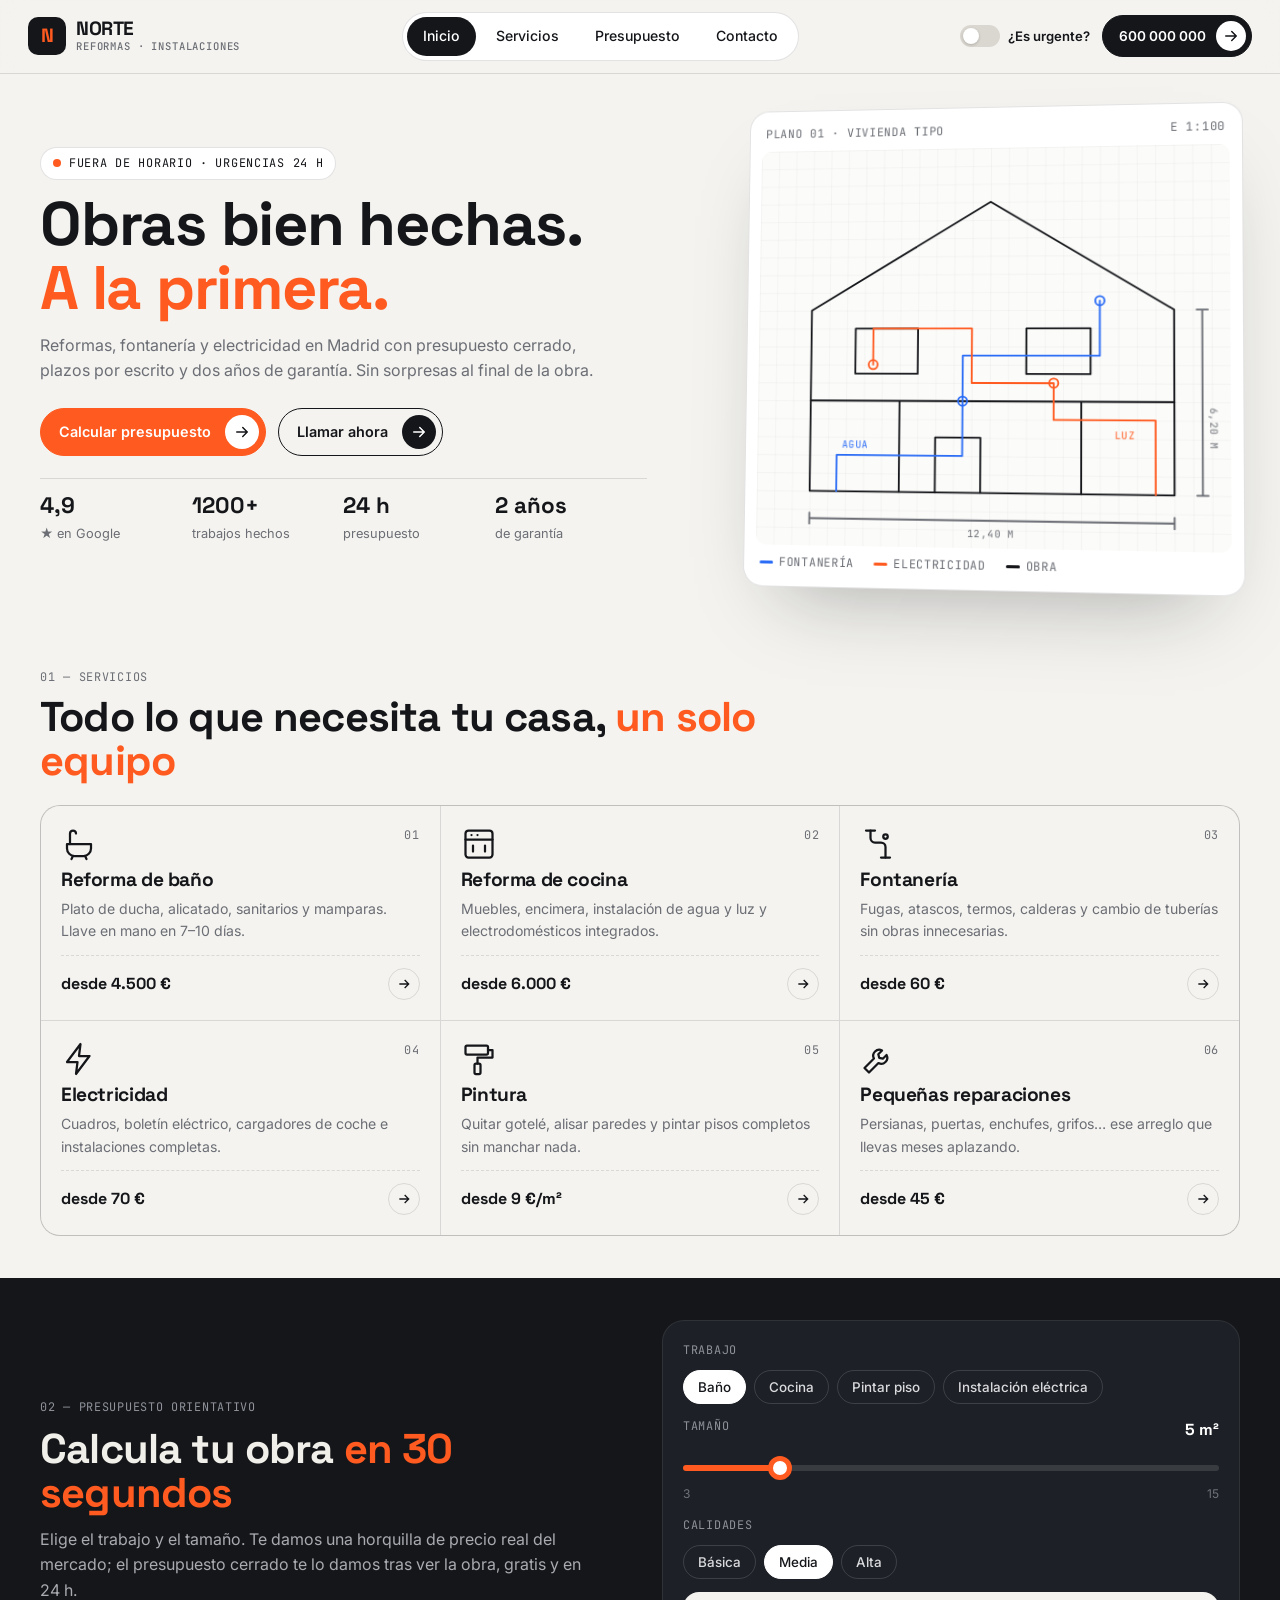
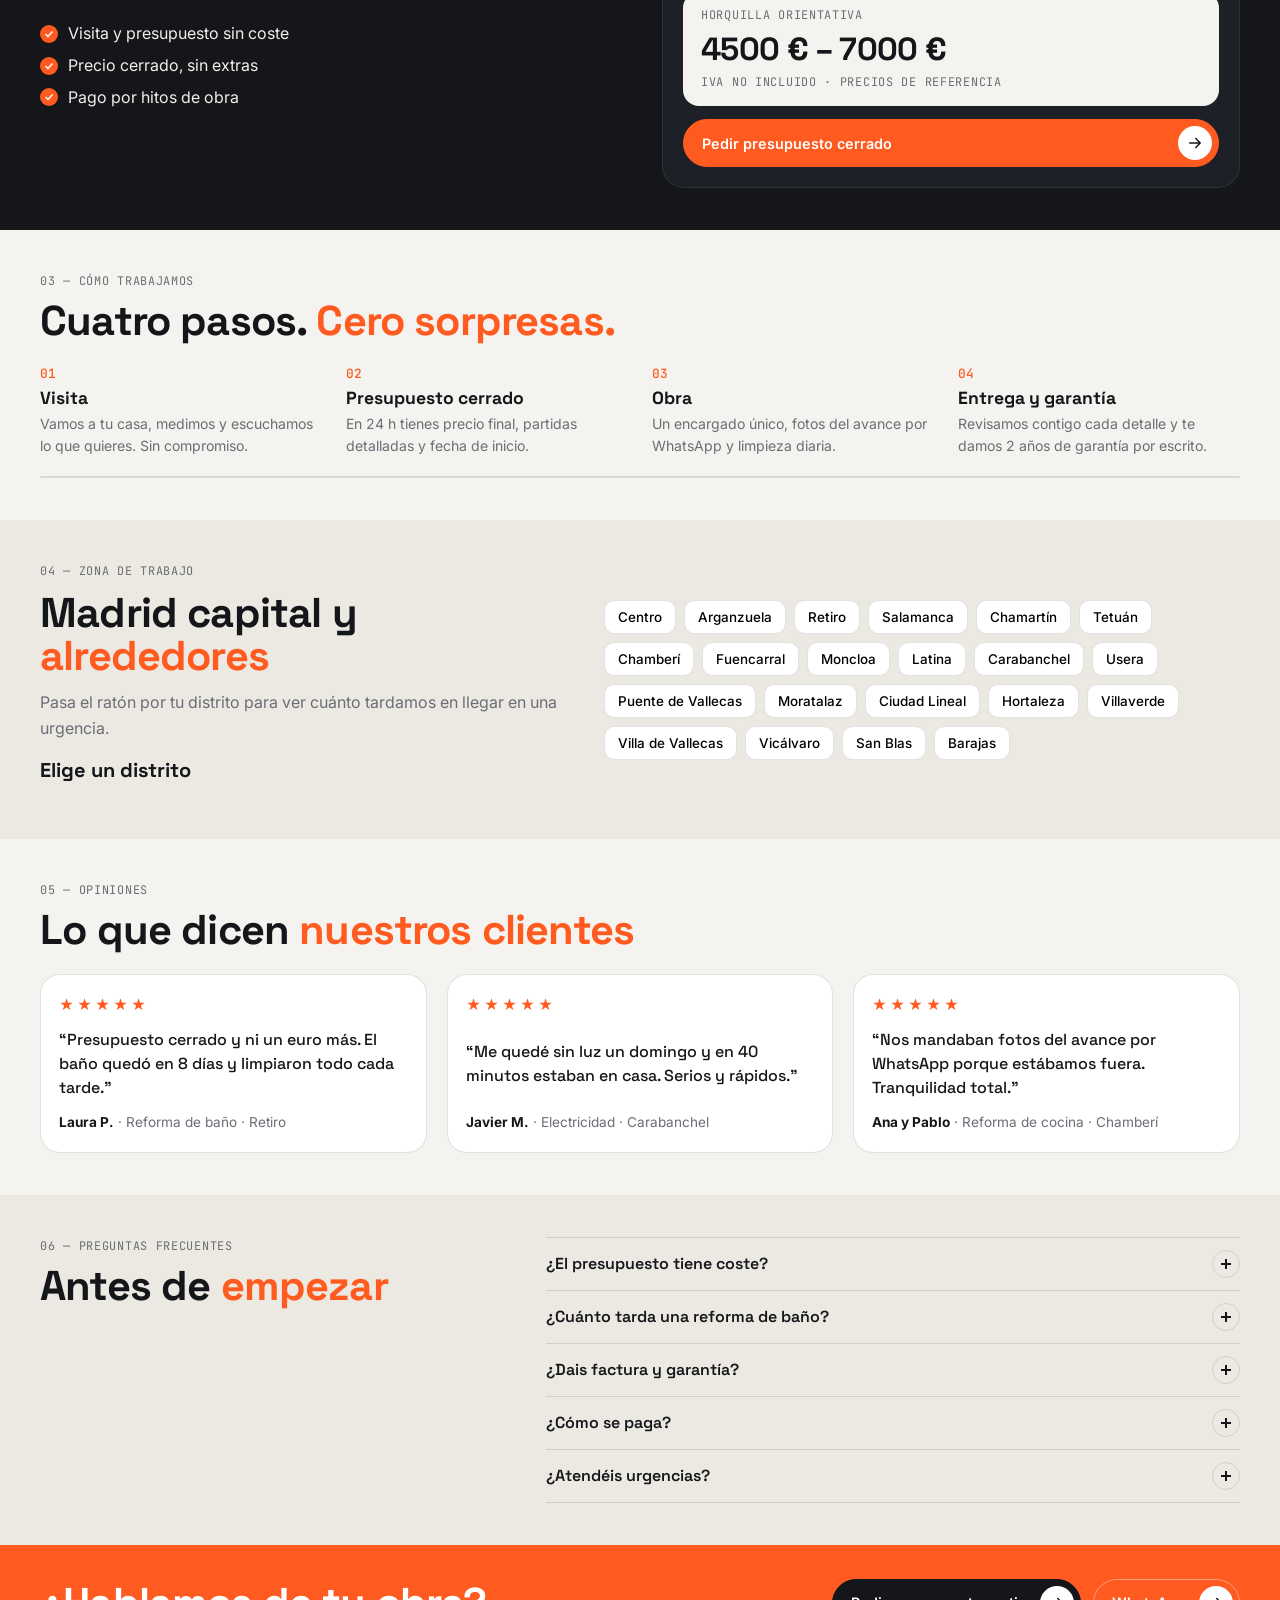
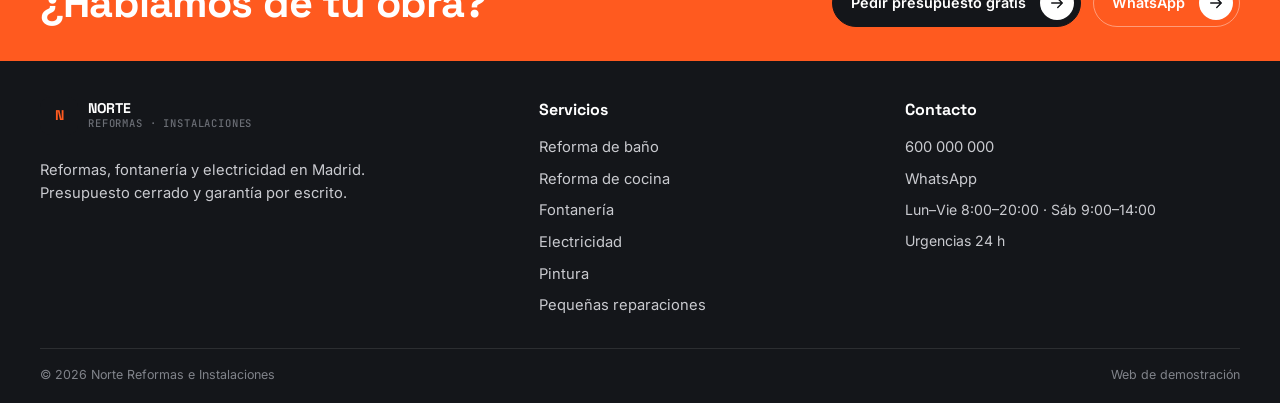
<file: index.html>
<!doctype html><html lang="es"><head><meta charset="utf-8"><meta name="viewport" content="width=device-width,initial-scale=1"><title>Norte · Reformas, fontanería y electricidad en Madrid</title><meta name="description" content="Reformas, fontanería y electricidad en Madrid. Presupuesto cerrado en 24 h y 2 años de garantía."><meta name="theme-color" content="#14161a">
<link rel="icon" href="favicon.svg" type="image/svg+xml"><link rel="preconnect" href="https://fonts.googleapis.com"><link rel="preconnect" href="https://fonts.gstatic.com" crossorigin>
<link href="https://fonts.googleapis.com/css2?family=Space+Grotesk:wght@500;600;700&family=Inter:wght@400;500;600&family=JetBrains+Mono:wght@500&display=swap" rel="stylesheet"><link rel="stylesheet" href="styles.css?v=1792757711"></head><body>
<header class="top"><a class="brand" href="index.html"><span class="logo">N</span><span>NORTE<small>Reformas · Instalaciones</small></span></a>
<nav class="menu"><a href="index.html" class=on>Inicio</a><a href="servicios.html">Servicios</a><a href="index.html#presupuesto">Presupuesto</a><a href="contacto.html">Contacto</a></nav>
<div class="act"><label class="urg" title="Modo urgencia"><input type="checkbox" id="urgent"><span class="sw"><i></i></span><span class="ul">¿Es urgente?</span></label>
<a class="btn sm mag hcta" href="tel:+34600000000"><span class="bt">600 000 000</span><span class="ba"><svg viewBox="0 0 24 24" aria-hidden="true"><path d="M5 12h14M13 6l6 6-6 6"/></svg></span></a><button class="burger" aria-label="Menú" aria-expanded="false"><span></span><span></span></button></div></header>
<div class="urgbar"><span class="dot"></span> Modo urgencia: salimos en menos de 60 minutos en Madrid capital. <a href="tel:+34600000000">Llamar ahora</a></div>
<main><section class="hero"><div class="wrap hg"><div class="ht">
<p class="kick"><span class="live" id="live"></span></p>
<h1>Obras bien hechas.<br><span class="hl">A la primera.</span></h1>
<p class="lead">Reformas, fontanería y electricidad en Madrid con presupuesto cerrado, plazos por escrito y dos años de garantía. Sin sorpresas al final de la obra.</p>
<div class="btns"><a class="btn mag pri" href="#presupuesto"><span class="bt">Calcular presupuesto</span><span class="ba"><svg viewBox="0 0 24 24" aria-hidden="true"><path d="M5 12h14M13 6l6 6-6 6"/></svg></span></a><a class="btn mag ghost callurg" href="tel:+34600000000"><span class="bt">Llamar ahora</span><span class="ba"><svg viewBox="0 0 24 24" aria-hidden="true"><path d="M5 12h14M13 6l6 6-6 6"/></svg></span></a></div>
<ul class="trust"><li><b data-count="4.9" data-dec="1">0</b><span>★ en Google</span></li><li><b data-count="1200" data-suf="+">0</b><span>trabajos hechos</span></li><li><b data-count="24" data-suf=" h">0</b><span>presupuesto</span></li><li><b data-count="2" data-suf=" años">0</b><span>de garantía</span></li></ul></div>
<div class="hv"><div class="sheet"><div class="sh-top"><span>PLANO 01 · VIVIENDA TIPO</span><span>E 1:100</span></div><svg class="draw" viewBox="0 0 520 440" aria-hidden="true">
<defs><pattern id="g" width="20" height="20" patternUnits="userSpaceOnUse"><path d="M20 0H0V20" fill="none" stroke="currentColor" stroke-opacity=".08"/></pattern></defs>
<rect width="520" height="440" fill="url(#g)"/>
<g class="ln st"><path d="M60 380V180L260 60l200 120v200z"/><path d="M60 280h400M160 380V280M360 280v100"/><path d="M200 380v-60h50v60"/><rect x="300" y="200" width="70" height="50"/><rect x="110" y="200" width="70" height="50"/></g>
<g class="ln pipe"><path d="M90 380v-40h140v-60M230 280v-50h150v-40M380 190v-20"/><circle cx="230" cy="280" r="5"/><circle cx="380" cy="170" r="5"/></g>
<g class="ln wire"><path d="M440 380V300H330v-40M330 260h-90v-60M240 200h-110v40"/><circle cx="130" cy="240" r="5"/><circle cx="330" cy="260" r="5"/></g>
<g class="ln dim"><path d="M60 410h400M60 404v12M460 404v12"/><path d="M490 180v200M484 180h12M484 380h12"/></g>
<g class="lbl"><text x="236" y="428">12,40 m</text><text x="498" y="286" transform="rotate(90 498 286)">6,20 m</text>
<text x="96" y="332" class="cp">AGUA</text><text x="396" y="320" class="cw">LUZ</text></g></svg><div class="sh-bot"><span class="lg"><i class="cp"></i>Fontanería</span><span class="lg"><i class="cw"></i>Electricidad</span><span class="lg"><i class="cs"></i>Obra</span></div></div></div></div></section>
<section class="sec" id="servicios"><div class="wrap"><div class="sh"><p class="kick">01 — Servicios</p><h2>Todo lo que necesita tu casa, <span class="hl">un solo equipo</span></h2></div>
<div class="sgrid"><a class="scard" href="servicios.html#bano"><div class="sc-h"><svg class="ic" viewBox="0 0 24 24" aria-hidden="true"><path d="M4 12h16v3a5 5 0 0 1-5 5H9a5 5 0 0 1-5-5z"/><path d="M6 12V5a2 2 0 0 1 4 0"/><path d="M8 20l-1 2M16 20l1 2"/></svg><span class="num">01</span></div><h3>Reforma de baño</h3><p>Plato de ducha, alicatado, sanitarios y mamparas. Llave en mano en 7–10 días.</p><div class="sc-f"><b>desde 4.500 €</b><span class="go"><svg viewBox="0 0 24 24" aria-hidden="true"><path d="M5 12h14M13 6l6 6-6 6"/></svg></span></div></a><a class="scard" href="servicios.html#cocina"><div class="sc-h"><svg class="ic" viewBox="0 0 24 24" aria-hidden="true"><rect x="3" y="3" width="18" height="18" rx="2"/><path d="M3 9h18M8 13v4M16 13v4M7 6h.01M11 6h.01"/></svg><span class="num">02</span></div><h3>Reforma de cocina</h3><p>Muebles, encimera, instalación de agua y luz y electrodomésticos integrados.</p><div class="sc-f"><b>desde 6.000 €</b><span class="go"><svg viewBox="0 0 24 24" aria-hidden="true"><path d="M5 12h14M13 6l6 6-6 6"/></svg></span></div></a><a class="scard" href="servicios.html#fonta"><div class="sc-h"><svg class="ic" viewBox="0 0 24 24" aria-hidden="true"><path d="M7 3v5a3 3 0 0 0 3 3h4a3 3 0 0 1 3 3v7"/><path d="M4 3h6M14 21h6"/><circle cx="17" cy="7" r="1.5"/></svg><span class="num">03</span></div><h3>Fontanería</h3><p>Fugas, atascos, termos, calderas y cambio de tuberías sin obras innecesarias.</p><div class="sc-f"><b>desde 60 €</b><span class="go"><svg viewBox="0 0 24 24" aria-hidden="true"><path d="M5 12h14M13 6l6 6-6 6"/></svg></span></div></a><a class="scard" href="servicios.html#elec"><div class="sc-h"><svg class="ic" viewBox="0 0 24 24" aria-hidden="true"><path d="M13 2 4 14h7l-1 8 9-12h-7z"/></svg><span class="num">04</span></div><h3>Electricidad</h3><p>Cuadros, boletín eléctrico, cargadores de coche e instalaciones completas.</p><div class="sc-f"><b>desde 70 €</b><span class="go"><svg viewBox="0 0 24 24" aria-hidden="true"><path d="M5 12h14M13 6l6 6-6 6"/></svg></span></div></a><a class="scard" href="servicios.html#pint"><div class="sc-h"><svg class="ic" viewBox="0 0 24 24" aria-hidden="true"><rect x="3" y="3" width="15" height="6" rx="1"/><path d="M18 6h3v5H11v4"/><rect x="9" y="15" width="4" height="7" rx="1"/></svg><span class="num">05</span></div><h3>Pintura</h3><p>Quitar gotelé, alisar paredes y pintar pisos completos sin manchar nada.</p><div class="sc-f"><b>desde 9 €/m²</b><span class="go"><svg viewBox="0 0 24 24" aria-hidden="true"><path d="M5 12h14M13 6l6 6-6 6"/></svg></span></div></a><a class="scard" href="servicios.html#llave"><div class="sc-h"><svg class="ic" viewBox="0 0 24 24" aria-hidden="true"><path d="M14.7 6.3a4 4 0 0 0-5.4 5.4L3 18l3 3 6.3-6.3a4 4 0 0 0 5.4-5.4l-2.5 2.5-2.4-.6-.6-2.4z"/></svg><span class="num">06</span></div><h3>Pequeñas reparaciones</h3><p>Persianas, puertas, enchufes, grifos… ese arreglo que llevas meses aplazando.</p><div class="sc-f"><b>desde 45 €</b><span class="go"><svg viewBox="0 0 24 24" aria-hidden="true"><path d="M5 12h14M13 6l6 6-6 6"/></svg></span></div></a></div></div></section>
<section class="sec dark" id="presupuesto"><div class="wrap qg"><div><p class="kick">02 — Presupuesto orientativo</p><h2>Calcula tu obra <span class="hl">en 30 segundos</span></h2><p class="lead">Elige el trabajo y el tamaño. Te damos una horquilla de precio real del mercado; el presupuesto cerrado te lo damos tras ver la obra, gratis y en 24 h.</p>
<ul class="qp"><li>Visita y presupuesto sin coste</li><li>Precio cerrado, sin extras</li><li>Pago por hitos de obra</li></ul></div>
<form class="calc" id="calc" onsubmit="return false"><div class="cstep"><span class="cl">Trabajo</span><div class="opts" id="qsvc">
<button type="button" class="opt on" data-k="bano" data-min="900" data-max="1400" data-u="m²" data-r="3,15,5">Baño</button><button type="button" class="opt" data-k="cocina" data-min="1000" data-max="1600" data-u="m²" data-r="5,25,9">Cocina</button>
<button type="button" class="opt" data-k="pint" data-min="18" data-max="28" data-u="m² de piso" data-r="30,200,80">Pintar piso</button><button type="button" class="opt" data-k="elec" data-min="55" data-max="85" data-u="m² de piso" data-r="30,200,80">Instalación eléctrica</button></div></div>
<div class="cstep"><span class="cl">Tamaño <b id="qv">5 m²</b></span><input type="range" id="qr" min="3" max="15" value="5"><div class="rl"><span id="qmin">3</span><span id="qmax">15</span></div></div>
<div class="cstep"><span class="cl">Calidades</span><div class="opts" id="qq"><button type="button" class="opt" data-f="0.85">Básica</button><button type="button" class="opt on" data-f="1">Media</button><button type="button" class="opt" data-f="1.3">Alta</button></div></div>
<div class="res"><span>Horquilla orientativa</span><output id="qout">4.500 – 7.000 €</output><small>IVA no incluido · precios de referencia</small></div>
<a class="btn mag pri full" id="qgo" href="#" target="_blank" rel="noopener"><span class="bt">Pedir presupuesto cerrado</span><span class="ba"><svg viewBox="0 0 24 24" aria-hidden="true"><path d="M5 12h14M13 6l6 6-6 6"/></svg></span></a></form></div></section>
<section class="sec" id="proceso"><div class="wrap"><div class="sh"><p class="kick">03 — Cómo trabajamos</p><h2>Cuatro pasos. <span class="hl">Cero sorpresas.</span></h2></div>
<ol class="steps"><li><b>Visita</b><p>Vamos a tu casa, medimos y escuchamos lo que quieres. Sin compromiso.</p></li><li><b>Presupuesto cerrado</b><p>En 24 h tienes precio final, partidas detalladas y fecha de inicio.</p></li><li><b>Obra</b><p>Un encargado único, fotos del avance por WhatsApp y limpieza diaria.</p></li><li><b>Entrega y garantía</b><p>Revisamos contigo cada detalle y te damos 2 años de garantía por escrito.</p></li></ol><div class="prog"><i></i></div></div></section>
<section class="sec soft"><div class="wrap zg"><div><p class="kick">04 — Zona de trabajo</p><h2>Madrid capital y <span class="hl">alrededores</span></h2><p class="lead">Pasa el ratón por tu distrito para ver cuánto tardamos en llegar en una urgencia.</p><p class="eta" id="eta">Elige un distrito</p></div>
<div class="zones"><button class="z" data-t="35">Centro</button><button class="z" data-t="30">Arganzuela</button><button class="z" data-t="35">Retiro</button><button class="z" data-t="40">Salamanca</button><button class="z" data-t="45">Chamartín</button><button class="z" data-t="40">Tetuán</button><button class="z" data-t="35">Chamberí</button><button class="z" data-t="55">Fuencarral</button><button class="z" data-t="45">Moncloa</button><button class="z" data-t="30">Latina</button><button class="z" data-t="25">Carabanchel</button><button class="z" data-t="20">Usera</button><button class="z" data-t="30">Puente de Vallecas</button><button class="z" data-t="40">Moratalaz</button><button class="z" data-t="45">Ciudad Lineal</button><button class="z" data-t="55">Hortaleza</button><button class="z" data-t="25">Villaverde</button><button class="z" data-t="40">Villa de Vallecas</button><button class="z" data-t="50">Vicálvaro</button><button class="z" data-t="45">San Blas</button><button class="z" data-t="60">Barajas</button></div></div></section>
<section class="sec"><div class="wrap"><div class="sh"><p class="kick">05 — Opiniones</p><h2>Lo que dicen <span class="hl">nuestros clientes</span></h2></div><div class="rev">
<blockquote><p>“Presupuesto cerrado y ni un euro más. El baño quedó en 8 días y limpiaron todo cada tarde.”</p><cite><b>Laura P.</b> · Reforma de baño · Retiro</cite></blockquote>
<blockquote><p>“Me quedé sin luz un domingo y en 40 minutos estaban en casa. Serios y rápidos.”</p><cite><b>Javier M.</b> · Electricidad · Carabanchel</cite></blockquote>
<blockquote><p>“Nos mandaban fotos del avance por WhatsApp porque estábamos fuera. Tranquilidad total.”</p><cite><b>Ana y Pablo</b> · Reforma de cocina · Chamberí</cite></blockquote></div></div></section>
<section class="sec soft"><div class="wrap fq"><div class="sh"><p class="kick">06 — Preguntas frecuentes</p><h2>Antes de <span class="hl">empezar</span></h2></div><div class="faq">
<details><summary>¿El presupuesto tiene coste?<span class="pm"></span></summary><p>No. La visita y el presupuesto cerrado son gratis y sin compromiso.</p></details><details><summary>¿Cuánto tarda una reforma de baño?<span class="pm"></span></summary><p>Entre 7 y 10 días laborables desde el inicio, según el tamaño y los materiales elegidos.</p></details><details><summary>¿Dais factura y garantía?<span class="pm"></span></summary><p>Sí. Todos los trabajos llevan factura y dos años de garantía por escrito.</p></details><details><summary>¿Cómo se paga?<span class="pm"></span></summary><p>Por hitos: una parte al empezar, otra a mitad de obra y el resto en la entrega, cuando estés conforme.</p></details><details><summary>¿Atendéis urgencias?<span class="pm"></span></summary><p>Sí, 24 horas para fontanería y electricidad en Madrid capital.</p></details></div></div></section>
<section class="cta"><div class="wrap ci"><h2>¿Hablamos de tu obra?</h2><div class="btns"><a class="btn mag pri" href="contacto.html"><span class="bt">Pedir presupuesto gratis</span><span class="ba"><svg viewBox="0 0 24 24" aria-hidden="true"><path d="M5 12h14M13 6l6 6-6 6"/></svg></span></a><a class="btn mag ghost light" href="https://wa.me/34600000000" target=_blank rel=noopener><span class="bt">WhatsApp</span><span class="ba"><svg viewBox="0 0 24 24" aria-hidden="true"><path d="M5 12h14M13 6l6 6-6 6"/></svg></span></a></div></div></section></main>
<footer><div class="wrap fg"><div><a class="brand" href="index.html"><span class="logo">N</span><span>NORTE<small>Reformas · Instalaciones</small></span></a><p>Reformas, fontanería y electricidad en Madrid. Presupuesto cerrado y garantía por escrito.</p></div>
<div><b>Servicios</b><a href="servicios.html#bano">Reforma de baño</a><a href="servicios.html#cocina">Reforma de cocina</a><a href="servicios.html#fonta">Fontanería</a><a href="servicios.html#elec">Electricidad</a><a href="servicios.html#pint">Pintura</a><a href="servicios.html#llave">Pequeñas reparaciones</a></div>
<div><b>Contacto</b><a href="tel:+34600000000">600 000 000</a><a href="https://wa.me/34600000000" target="_blank" rel="noopener">WhatsApp</a><span>Lun–Vie 8:00–20:00 · Sáb 9:00–14:00</span><span>Urgencias 24 h</span></div></div>
<div class="wrap legal"><span>© 2026 Norte Reformas e Instalaciones</span><span>Web de demostración</span></div></footer>
<nav class="mbar"><a href="tel:+34600000000"><svg viewBox="0 0 24 24"><path d="M5 4h4l2 5-2.5 1.5a11 11 0 0 0 5 5L15 13l5 2v4a2 2 0 0 1-2 2A16 16 0 0 1 3 6a2 2 0 0 1 2-2"/></svg>Llamar</a><a href="https://wa.me/34600000000" target="_blank" rel="noopener"><svg viewBox="0 0 24 24"><path d="M4 20l1.3-4A8 8 0 1 1 8 18.7z"/></svg>WhatsApp</a><a href="index.html#presupuesto" class="hi"><svg viewBox="0 0 24 24"><rect x="5" y="3" width="14" height="18" rx="2"/><path d="M9 8h6M9 12h6M9 16h3"/></svg>Presupuesto</a></nav>
<script src="script.js?v=1792757711"></script></body></html>
</file>
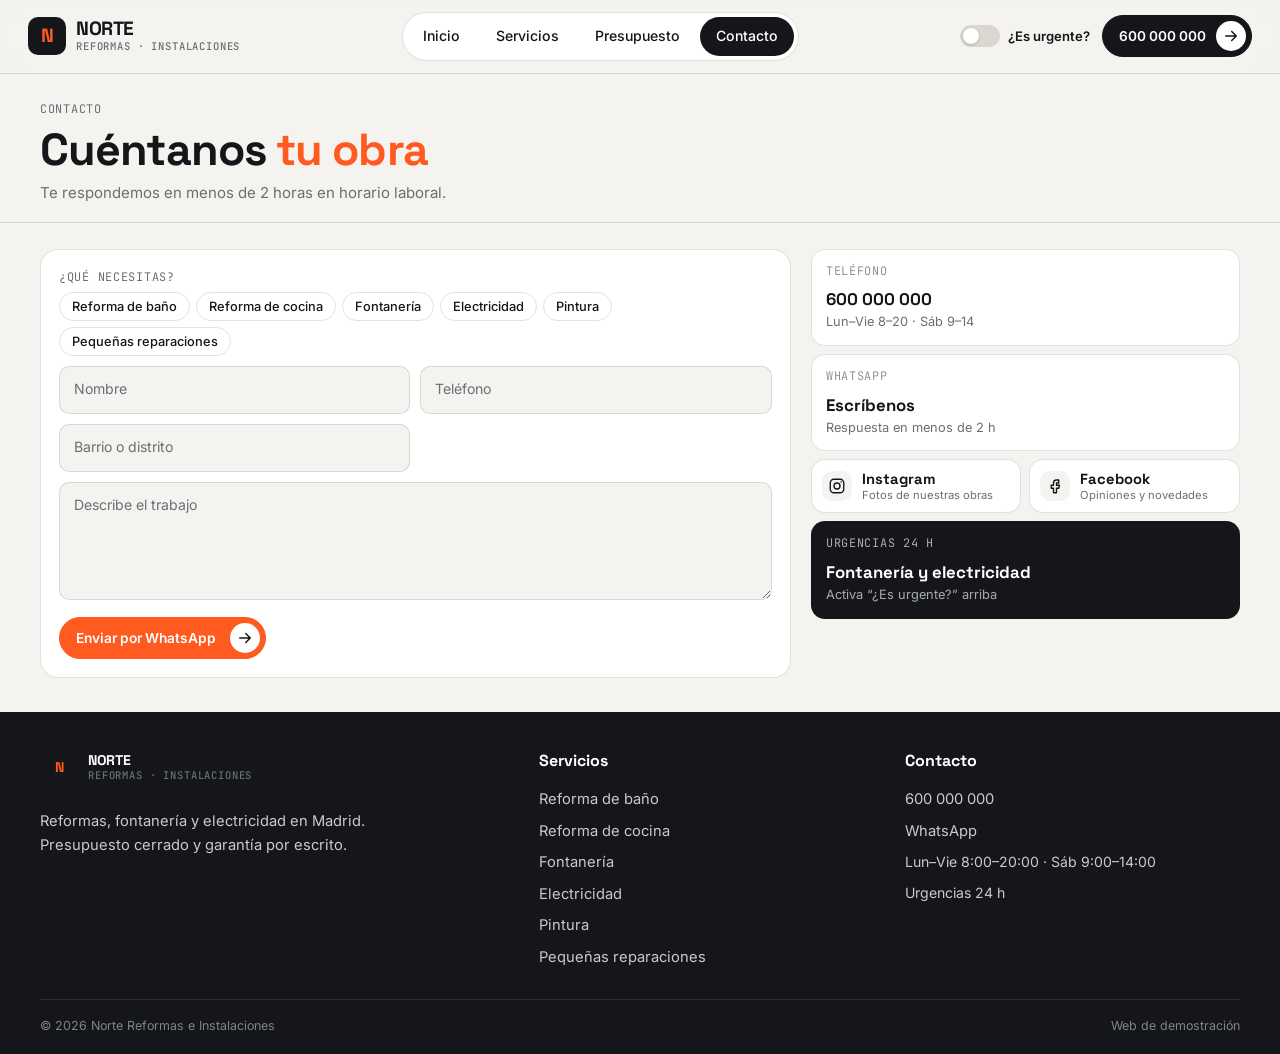
<file: contacto.html>
<!doctype html><html lang="es"><head><meta charset="utf-8"><meta name="viewport" content="width=device-width,initial-scale=1"><title>Contacto · Norte Reformas e Instalaciones</title><meta name="description" content="Pide presupuesto gratis para tu obra en Madrid."><meta name="theme-color" content="#14161a">
<link rel="icon" href="favicon.svg" type="image/svg+xml"><link rel="preconnect" href="https://fonts.googleapis.com"><link rel="preconnect" href="https://fonts.gstatic.com" crossorigin>
<link href="https://fonts.googleapis.com/css2?family=Space+Grotesk:wght@500;600;700&family=Inter:wght@400;500;600&family=JetBrains+Mono:wght@500&display=swap" rel="stylesheet"><link rel="stylesheet" href="styles.css?v=1792757711"></head><body>
<header class="top"><a class="brand" href="index.html"><span class="logo">N</span><span>NORTE<small>Reformas · Instalaciones</small></span></a>
<nav class="menu"><a href="index.html">Inicio</a><a href="servicios.html">Servicios</a><a href="index.html#presupuesto">Presupuesto</a><a href="contacto.html" class=on>Contacto</a></nav>
<div class="act"><label class="urg" title="Modo urgencia"><input type="checkbox" id="urgent"><span class="sw"><i></i></span><span class="ul">¿Es urgente?</span></label>
<a class="btn sm mag hcta" href="tel:+34600000000"><span class="bt">600 000 000</span><span class="ba"><svg viewBox="0 0 24 24" aria-hidden="true"><path d="M5 12h14M13 6l6 6-6 6"/></svg></span></a><button class="burger" aria-label="Menú" aria-expanded="false"><span></span><span></span></button></div></header>
<div class="urgbar"><span class="dot"></span> Modo urgencia: salimos en menos de 60 minutos en Madrid capital. <a href="tel:+34600000000">Llamar ahora</a></div>
<main><section class="phd pc"><div class="wrap"><p class="kick">Contacto</p><h1>Cuéntanos <span class="hl">tu obra</span></h1><p class="lead">Te respondemos en menos de 2 horas en horario laboral.</p></div></section>
<section class="sec pc"><div class="wrap cg"><form class="form" id="cf"><div class="fs"><span class="cl">¿Qué necesitas?</span><div class="opts" id="cs"><button type="button" class="opt" data-k="bano">Reforma de baño</button><button type="button" class="opt" data-k="cocina">Reforma de cocina</button><button type="button" class="opt" data-k="fonta">Fontanería</button><button type="button" class="opt" data-k="elec">Electricidad</button><button type="button" class="opt" data-k="pint">Pintura</button><button type="button" class="opt" data-k="llave">Pequeñas reparaciones</button></div></div>
<div class="fl"><input id="fn" name="n" placeholder=" " required autocomplete="name"><label for="fn">Nombre</label></div>
<div class="fl"><input id="ft" name="t" placeholder=" " required type="tel" autocomplete="tel"><label for="ft">Teléfono</label></div>
<div class="fl"><input id="fz" name="z" placeholder=" " autocomplete="address-level2"><label for="fz">Barrio o distrito</label></div>
<div class="fl full"><textarea id="fm" name="m" placeholder=" " rows="4"></textarea><label for="fm">Describe el trabajo</label></div>
<button class="btn mag pri" type="submit"><span class="bt">Enviar por WhatsApp</span><span class="ba"><svg viewBox="0 0 24 24" aria-hidden="true"><path d="M5 12h14M13 6l6 6-6 6"/></svg></span></button></form>
<aside class="cards"><a class="cc" href="tel:+34600000000"><span class="cl">Teléfono</span><b>600 000 000</b><small>Lun–Vie 8–20 · Sáb 9–14</small></a><a class="cc" href="https://wa.me/34600000000" target="_blank" rel="noopener"><span class="cl">WhatsApp</span><b>Escríbenos</b><small>Respuesta en menos de 2 h</small></a><div class="socs"><a class="soc ig" href="https://www.instagram.com/" target="_blank" rel="noopener" aria-label="Instagram"><svg viewBox="0 0 24 24"><rect x="3" y="3" width="18" height="18" rx="5"/><circle cx="12" cy="12" r="4"/><circle cx="17.5" cy="6.5" r="1" class="f"/></svg><span><b>Instagram</b><small>Fotos de nuestras obras</small></span></a>
<a class="soc fb" href="https://www.facebook.com/" target="_blank" rel="noopener" aria-label="Facebook"><svg viewBox="0 0 24 24"><path d="M14 8h3V4h-3a4 4 0 0 0-4 4v3H7v4h3v6h4v-6h3l1-4h-4V8z"/></svg><span><b>Facebook</b><small>Opiniones y novedades</small></span></a></div>
<div class="cc urgc"><span class="cl">Urgencias 24 h</span><b>Fontanería y electricidad</b><small>Activa “¿Es urgente?” arriba</small></div></aside></div></section></main>
<footer><div class="wrap fg"><div><a class="brand" href="index.html"><span class="logo">N</span><span>NORTE<small>Reformas · Instalaciones</small></span></a><p>Reformas, fontanería y electricidad en Madrid. Presupuesto cerrado y garantía por escrito.</p></div>
<div><b>Servicios</b><a href="servicios.html#bano">Reforma de baño</a><a href="servicios.html#cocina">Reforma de cocina</a><a href="servicios.html#fonta">Fontanería</a><a href="servicios.html#elec">Electricidad</a><a href="servicios.html#pint">Pintura</a><a href="servicios.html#llave">Pequeñas reparaciones</a></div>
<div><b>Contacto</b><a href="tel:+34600000000">600 000 000</a><a href="https://wa.me/34600000000" target="_blank" rel="noopener">WhatsApp</a><span>Lun–Vie 8:00–20:00 · Sáb 9:00–14:00</span><span>Urgencias 24 h</span></div></div>
<div class="wrap legal"><span>© 2026 Norte Reformas e Instalaciones</span><span>Web de demostración</span></div></footer>
<nav class="mbar"><a href="tel:+34600000000"><svg viewBox="0 0 24 24"><path d="M5 4h4l2 5-2.5 1.5a11 11 0 0 0 5 5L15 13l5 2v4a2 2 0 0 1-2 2A16 16 0 0 1 3 6a2 2 0 0 1 2-2"/></svg>Llamar</a><a href="https://wa.me/34600000000" target="_blank" rel="noopener"><svg viewBox="0 0 24 24"><path d="M4 20l1.3-4A8 8 0 1 1 8 18.7z"/></svg>WhatsApp</a><a href="index.html#presupuesto" class="hi"><svg viewBox="0 0 24 24"><rect x="5" y="3" width="14" height="18" rx="2"/><path d="M9 8h6M9 12h6M9 16h3"/></svg>Presupuesto</a></nav>
<script src="script.js?v=1792757711"></script></body></html>
</file>
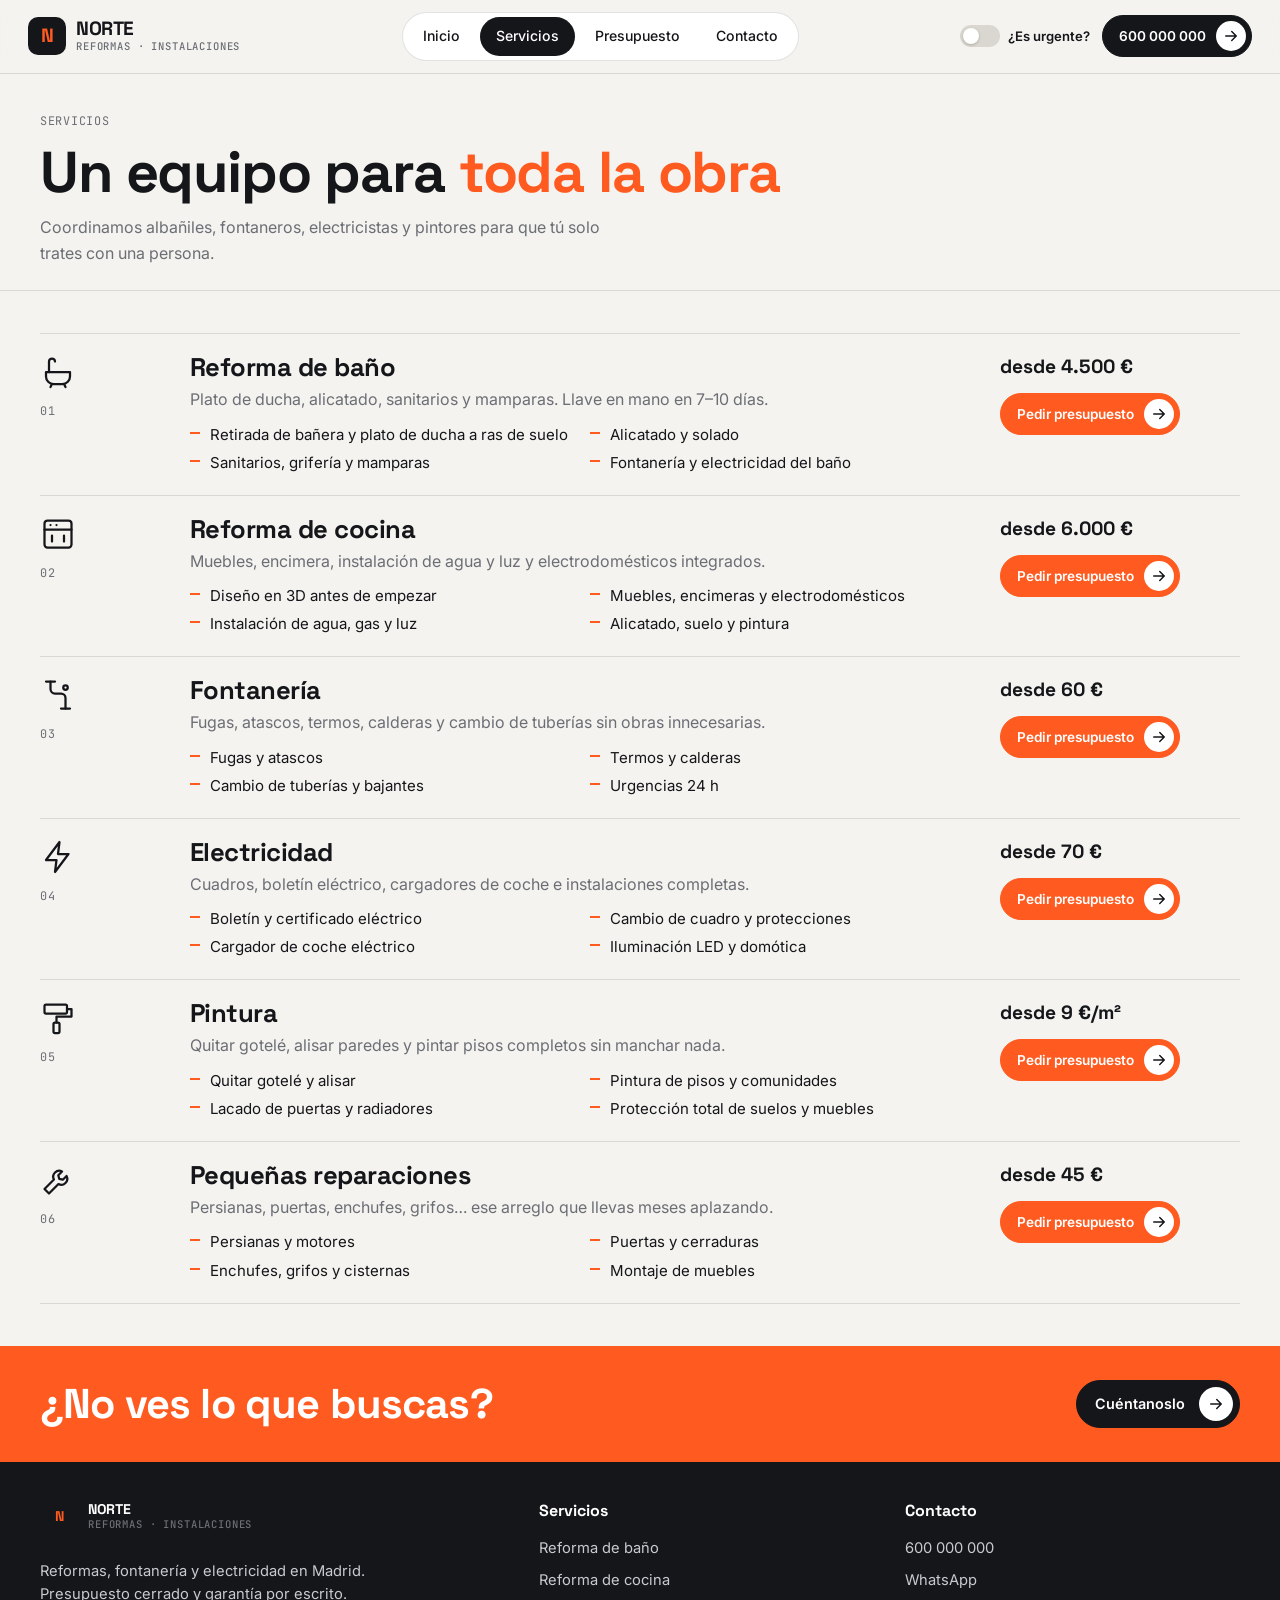
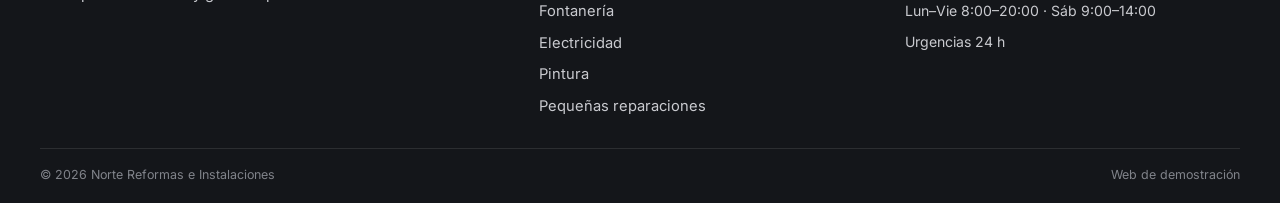
<file: servicios.html>
<!doctype html><html lang="es"><head><meta charset="utf-8"><meta name="viewport" content="width=device-width,initial-scale=1"><title>Servicios · Norte Reformas e Instalaciones</title><meta name="description" content="Reformas de baño y cocina, fontanería, electricidad, pintura y reparaciones en Madrid."><meta name="theme-color" content="#14161a">
<link rel="icon" href="favicon.svg" type="image/svg+xml"><link rel="preconnect" href="https://fonts.googleapis.com"><link rel="preconnect" href="https://fonts.gstatic.com" crossorigin>
<link href="https://fonts.googleapis.com/css2?family=Space+Grotesk:wght@500;600;700&family=Inter:wght@400;500;600&family=JetBrains+Mono:wght@500&display=swap" rel="stylesheet"><link rel="stylesheet" href="styles.css?v=1792757711"></head><body>
<header class="top"><a class="brand" href="index.html"><span class="logo">N</span><span>NORTE<small>Reformas · Instalaciones</small></span></a>
<nav class="menu"><a href="index.html">Inicio</a><a href="servicios.html" class=on>Servicios</a><a href="index.html#presupuesto">Presupuesto</a><a href="contacto.html">Contacto</a></nav>
<div class="act"><label class="urg" title="Modo urgencia"><input type="checkbox" id="urgent"><span class="sw"><i></i></span><span class="ul">¿Es urgente?</span></label>
<a class="btn sm mag hcta" href="tel:+34600000000"><span class="bt">600 000 000</span><span class="ba"><svg viewBox="0 0 24 24" aria-hidden="true"><path d="M5 12h14M13 6l6 6-6 6"/></svg></span></a><button class="burger" aria-label="Menú" aria-expanded="false"><span></span><span></span></button></div></header>
<div class="urgbar"><span class="dot"></span> Modo urgencia: salimos en menos de 60 minutos en Madrid capital. <a href="tel:+34600000000">Llamar ahora</a></div>
<main><section class="phd"><div class="wrap"><p class="kick">Servicios</p><h1>Un equipo para <span class="hl">toda la obra</span></h1><p class="lead">Coordinamos albañiles, fontaneros, electricistas y pintores para que tú solo trates con una persona.</p></div></section>
<section class="sec"><div class="wrap slist"><article class="srow" id="bano"><div class="sr-i"><svg class="ic" viewBox="0 0 24 24" aria-hidden="true"><path d="M4 12h16v3a5 5 0 0 1-5 5H9a5 5 0 0 1-5-5z"/><path d="M6 12V5a2 2 0 0 1 4 0"/><path d="M8 20l-1 2M16 20l1 2"/></svg><span class="num">01</span></div><div><h2>Reforma de baño</h2><p>Plato de ducha, alicatado, sanitarios y mamparas. Llave en mano en 7–10 días.</p><ul><li>Retirada de bañera y plato de ducha a ras de suelo</li><li>Alicatado y solado</li><li>Sanitarios, grifería y mamparas</li><li>Fontanería y electricidad del baño</li></ul></div><div class="sr-p"><b>desde 4.500 €</b><a class="btn mag sm pri" href="contacto.html?s=bano"><span class="bt">Pedir presupuesto</span><span class="ba"><svg viewBox="0 0 24 24" aria-hidden="true"><path d="M5 12h14M13 6l6 6-6 6"/></svg></span></a></div></article><article class="srow" id="cocina"><div class="sr-i"><svg class="ic" viewBox="0 0 24 24" aria-hidden="true"><rect x="3" y="3" width="18" height="18" rx="2"/><path d="M3 9h18M8 13v4M16 13v4M7 6h.01M11 6h.01"/></svg><span class="num">02</span></div><div><h2>Reforma de cocina</h2><p>Muebles, encimera, instalación de agua y luz y electrodomésticos integrados.</p><ul><li>Diseño en 3D antes de empezar</li><li>Muebles, encimeras y electrodomésticos</li><li>Instalación de agua, gas y luz</li><li>Alicatado, suelo y pintura</li></ul></div><div class="sr-p"><b>desde 6.000 €</b><a class="btn mag sm pri" href="contacto.html?s=cocina"><span class="bt">Pedir presupuesto</span><span class="ba"><svg viewBox="0 0 24 24" aria-hidden="true"><path d="M5 12h14M13 6l6 6-6 6"/></svg></span></a></div></article><article class="srow" id="fonta"><div class="sr-i"><svg class="ic" viewBox="0 0 24 24" aria-hidden="true"><path d="M7 3v5a3 3 0 0 0 3 3h4a3 3 0 0 1 3 3v7"/><path d="M4 3h6M14 21h6"/><circle cx="17" cy="7" r="1.5"/></svg><span class="num">03</span></div><div><h2>Fontanería</h2><p>Fugas, atascos, termos, calderas y cambio de tuberías sin obras innecesarias.</p><ul><li>Fugas y atascos</li><li>Termos y calderas</li><li>Cambio de tuberías y bajantes</li><li>Urgencias 24 h</li></ul></div><div class="sr-p"><b>desde 60 €</b><a class="btn mag sm pri" href="contacto.html?s=fonta"><span class="bt">Pedir presupuesto</span><span class="ba"><svg viewBox="0 0 24 24" aria-hidden="true"><path d="M5 12h14M13 6l6 6-6 6"/></svg></span></a></div></article><article class="srow" id="elec"><div class="sr-i"><svg class="ic" viewBox="0 0 24 24" aria-hidden="true"><path d="M13 2 4 14h7l-1 8 9-12h-7z"/></svg><span class="num">04</span></div><div><h2>Electricidad</h2><p>Cuadros, boletín eléctrico, cargadores de coche e instalaciones completas.</p><ul><li>Boletín y certificado eléctrico</li><li>Cambio de cuadro y protecciones</li><li>Cargador de coche eléctrico</li><li>Iluminación LED y domótica</li></ul></div><div class="sr-p"><b>desde 70 €</b><a class="btn mag sm pri" href="contacto.html?s=elec"><span class="bt">Pedir presupuesto</span><span class="ba"><svg viewBox="0 0 24 24" aria-hidden="true"><path d="M5 12h14M13 6l6 6-6 6"/></svg></span></a></div></article><article class="srow" id="pint"><div class="sr-i"><svg class="ic" viewBox="0 0 24 24" aria-hidden="true"><rect x="3" y="3" width="15" height="6" rx="1"/><path d="M18 6h3v5H11v4"/><rect x="9" y="15" width="4" height="7" rx="1"/></svg><span class="num">05</span></div><div><h2>Pintura</h2><p>Quitar gotelé, alisar paredes y pintar pisos completos sin manchar nada.</p><ul><li>Quitar gotelé y alisar</li><li>Pintura de pisos y comunidades</li><li>Lacado de puertas y radiadores</li><li>Protección total de suelos y muebles</li></ul></div><div class="sr-p"><b>desde 9 €/m²</b><a class="btn mag sm pri" href="contacto.html?s=pint"><span class="bt">Pedir presupuesto</span><span class="ba"><svg viewBox="0 0 24 24" aria-hidden="true"><path d="M5 12h14M13 6l6 6-6 6"/></svg></span></a></div></article><article class="srow" id="llave"><div class="sr-i"><svg class="ic" viewBox="0 0 24 24" aria-hidden="true"><path d="M14.7 6.3a4 4 0 0 0-5.4 5.4L3 18l3 3 6.3-6.3a4 4 0 0 0 5.4-5.4l-2.5 2.5-2.4-.6-.6-2.4z"/></svg><span class="num">06</span></div><div><h2>Pequeñas reparaciones</h2><p>Persianas, puertas, enchufes, grifos… ese arreglo que llevas meses aplazando.</p><ul><li>Persianas y motores</li><li>Puertas y cerraduras</li><li>Enchufes, grifos y cisternas</li><li>Montaje de muebles</li></ul></div><div class="sr-p"><b>desde 45 €</b><a class="btn mag sm pri" href="contacto.html?s=llave"><span class="bt">Pedir presupuesto</span><span class="ba"><svg viewBox="0 0 24 24" aria-hidden="true"><path d="M5 12h14M13 6l6 6-6 6"/></svg></span></a></div></article></div></section>
<section class="cta"><div class="wrap ci"><h2>¿No ves lo que buscas?</h2><div class="btns"><a class="btn mag pri" href="contacto.html"><span class="bt">Cuéntanoslo</span><span class="ba"><svg viewBox="0 0 24 24" aria-hidden="true"><path d="M5 12h14M13 6l6 6-6 6"/></svg></span></a></div></div></section></main>
<footer><div class="wrap fg"><div><a class="brand" href="index.html"><span class="logo">N</span><span>NORTE<small>Reformas · Instalaciones</small></span></a><p>Reformas, fontanería y electricidad en Madrid. Presupuesto cerrado y garantía por escrito.</p></div>
<div><b>Servicios</b><a href="servicios.html#bano">Reforma de baño</a><a href="servicios.html#cocina">Reforma de cocina</a><a href="servicios.html#fonta">Fontanería</a><a href="servicios.html#elec">Electricidad</a><a href="servicios.html#pint">Pintura</a><a href="servicios.html#llave">Pequeñas reparaciones</a></div>
<div><b>Contacto</b><a href="tel:+34600000000">600 000 000</a><a href="https://wa.me/34600000000" target="_blank" rel="noopener">WhatsApp</a><span>Lun–Vie 8:00–20:00 · Sáb 9:00–14:00</span><span>Urgencias 24 h</span></div></div>
<div class="wrap legal"><span>© 2026 Norte Reformas e Instalaciones</span><span>Web de demostración</span></div></footer>
<nav class="mbar"><a href="tel:+34600000000"><svg viewBox="0 0 24 24"><path d="M5 4h4l2 5-2.5 1.5a11 11 0 0 0 5 5L15 13l5 2v4a2 2 0 0 1-2 2A16 16 0 0 1 3 6a2 2 0 0 1 2-2"/></svg>Llamar</a><a href="https://wa.me/34600000000" target="_blank" rel="noopener"><svg viewBox="0 0 24 24"><path d="M4 20l1.3-4A8 8 0 1 1 8 18.7z"/></svg>WhatsApp</a><a href="index.html#presupuesto" class="hi"><svg viewBox="0 0 24 24"><rect x="5" y="3" width="14" height="18" rx="2"/><path d="M9 8h6M9 12h6M9 16h3"/></svg>Presupuesto</a></nav>
<script src="script.js?v=1792757711"></script></body></html>
</file>
<file: styles.css>
:root{--bg:#f4f3ef;--paper:#fff;--ink:#14161a;--ink2:#2a2d33;--mut:#6b6e75;--line:rgba(20,22,26,.12);--acc:#ff5a1f;--acc2:#e64a10;--blue:#2a6cf6;--r:14px}
*{box-sizing:border-box;margin:0}html{scroll-behavior:smooth}
body{font-family:Inter,system-ui,sans-serif;background:var(--bg);color:var(--ink);line-height:1.6;overflow-x:hidden;-webkit-font-smoothing:antialiased}
a{color:inherit}h1,h2,h3,.brand{font-family:'Space Grotesk',Inter,sans-serif;letter-spacing:-.02em;line-height:1.05}
.wrap{width:min(1200px,100% - 40px);margin:0 auto}.hl{color:var(--acc)}
.kick,.num,.cl,.sh-top,.sh-bot,.lbl,.res span,.res small{font-family:'JetBrains Mono',ui-monospace,monospace;font-size:.74rem;letter-spacing:.06em;text-transform:uppercase}
.kick{color:var(--mut);display:flex;align-items:center;gap:10px}
.top{position:sticky;top:0;z-index:40;display:flex;justify-content:space-between;align-items:center;gap:18px;padding:12px 28px;background:rgba(244,243,239,.85);backdrop-filter:blur(12px);border-bottom:1px solid var(--line)}
.brand{display:flex;align-items:center;gap:10px;text-decoration:none;font-weight:700;font-size:1.2rem}.brand small{display:block;font:500 .66rem 'JetBrains Mono',monospace;letter-spacing:.08em;text-transform:uppercase;color:var(--mut)}
.logo{width:38px;height:38px;border-radius:10px;background:var(--ink);color:var(--acc);display:grid;place-items:center;font-weight:700;font-size:1.2rem}
.menu{display:flex;gap:4px;background:var(--paper);border:1px solid var(--line);border-radius:99px;padding:4px}.menu a{text-decoration:none;font-size:.88rem;font-weight:500;padding:8px 16px;border-radius:99px;transition:background .25s,color .25s}.menu a:hover{background:var(--bg)}.menu a.on{background:var(--ink);color:#fff}
.act{display:flex;align-items:center;gap:12px}
.urg{display:flex;align-items:center;gap:8px;cursor:pointer;font-size:.82rem;font-weight:600;user-select:none}.urg input{position:absolute;opacity:0;pointer-events:none}
.sw{width:40px;height:22px;border-radius:99px;background:#d9d7cf;position:relative;transition:background .3s}.sw i{position:absolute;top:3px;left:3px;width:16px;height:16px;border-radius:50%;background:#fff;box-shadow:0 1px 3px rgba(0,0,0,.2);transition:transform .3s cubic-bezier(.3,1.5,.5,1)}
.urg input:checked+.sw{background:var(--acc)}.urg input:checked+.sw i{transform:translateX(18px)}.urg input:focus-visible+.sw{outline:2px solid var(--acc);outline-offset:2px}
/* botones */
.btn{position:relative;display:inline-flex;align-items:center;gap:14px;text-decoration:none;font:600 .95rem Inter,sans-serif;padding:8px 8px 8px 22px;border-radius:99px;border:1px solid var(--ink);background:var(--ink);color:#fff;cursor:pointer;overflow:hidden;isolation:isolate;transition:transform .35s cubic-bezier(.2,.8,.2,1),color .35s}
.btn:before{content:"";position:absolute;inset:0;background:var(--acc);transform:translateY(101%);border-radius:inherit;transition:transform .45s cubic-bezier(.7,0,.2,1);z-index:-1}
.btn:hover:before{transform:none}
.ba{width:38px;height:38px;border-radius:50%;background:#fff;color:var(--ink);display:grid;place-items:center;overflow:hidden;position:relative;flex:none}
.ba svg{width:18px;fill:none;stroke:currentColor;stroke-width:2;stroke-linecap:round;stroke-linejoin:round;transition:transform .45s cubic-bezier(.7,0,.2,1)}
.btn:hover .ba svg{animation:arr .5s cubic-bezier(.7,0,.2,1)}@keyframes arr{0%{transform:none}49%{transform:translateX(140%)}50%{transform:translateX(-140%)}100%{transform:none}}
.btn.pri{background:var(--acc);border-color:var(--acc)}.btn.pri:before{background:var(--ink)}
.btn.ghost{background:transparent;color:var(--ink)}.btn.ghost:hover{color:#fff}.btn.ghost .ba{background:var(--ink);color:#fff}
.btn.light{color:#fff;border-color:rgba(255,255,255,.4)}.btn.light .ba{background:#fff;color:var(--ink)}
.btn.sm{font-size:.85rem;padding:5px 5px 5px 16px;gap:10px}.btn.sm .ba{width:30px;height:30px}.btn.full{width:100%;justify-content:space-between}
.btn:active{transform:scale(.97)}.btn:focus-visible{outline:2px solid var(--acc);outline-offset:3px}
.btns{display:flex;flex-wrap:wrap;gap:12px;margin:24px 0 0}
.burger{display:none;background:none;border:0;width:42px;height:42px;cursor:pointer}.burger span{display:block;height:2px;background:var(--ink);margin:7px 9px;transition:transform .3s}
/* urgencia */
.urgbar{display:none;align-items:center;justify-content:center;gap:10px;background:var(--acc);color:#fff;font-size:.88rem;font-weight:600;padding:10px 16px;text-align:center}.urgbar a{color:#fff}
.urgbar .dot,.live:before{width:8px;height:8px;border-radius:50%;background:#fff;animation:ping 1.4s infinite}
body.urgent .urgbar{display:flex}body.urgent .callurg{background:var(--acc);border-color:var(--acc);color:#fff;animation:pulse 1.6s infinite}body.urgent .callurg .ba{background:#fff;color:var(--acc)}
@keyframes pulse{0%{box-shadow:0 0 0 0 rgba(255,90,31,.55)}70%{box-shadow:0 0 0 16px rgba(255,90,31,0)}100%{box-shadow:0 0 0 0 rgba(255,90,31,0)}}
@keyframes ping{50%{opacity:.35;transform:scale(.7)}}
/* hero */
.hero{padding:30px 0 38px}.hg{display:grid;grid-template-columns:1.05fr .95fr;gap:60px;align-items:center}
.live{display:inline-flex;align-items:center;gap:8px;background:var(--paper);border:1px solid var(--line);padding:6px 12px;border-radius:99px;color:var(--ink)}.live:before{content:"";background:var(--c,#2bb673)}
.hero h1{font-size:clamp(2.6rem,5.6vw,4.6rem);font-weight:700;margin:16px 0 16px}
.lead{font-size:1.08rem;color:var(--mut);max-width:560px}
.trust{list-style:none;padding:0;display:grid;grid-template-columns:repeat(4,1fr);gap:0;margin-top:22px;border-top:1px solid var(--line)}.trust li{padding:18px 14px 0 0}.trust b{display:block;font:700 1.7rem 'Space Grotesk',sans-serif}.trust span{font-size:.8rem;color:var(--mut)}
.sheet{background:var(--paper);border:1px solid var(--line);border-radius:20px;padding:16px;box-shadow:0 40px 80px -40px rgba(20,22,26,.35);transform:perspective(1200px) rotateY(-6deg) rotateX(3deg);transition:transform .6s}.sheet:hover{transform:none}
.sh-top,.sh-bot{display:flex;justify-content:space-between;color:var(--mut);padding:4px 6px 12px}.sh-bot{padding:12px 6px 4px;justify-content:flex-start;gap:20px}
.lg{display:flex;align-items:center;gap:6px}.lg i{width:14px;height:3px;border-radius:2px;background:var(--ink)}.lg i.cp{background:var(--blue)}.lg i.cw{background:var(--acc)}
.draw{width:100%;height:auto;display:block;color:var(--ink);border-radius:10px;background:#fbfbf9}
.ln path,.ln circle,.ln rect{fill:none;stroke-width:2;stroke-linecap:round;stroke-linejoin:round;stroke-dasharray:var(--len,1200);stroke-dashoffset:var(--len,1200);animation:dr 2.4s cubic-bezier(.6,0,.2,1) forwards}
.st *{stroke:var(--ink)}.pipe *{stroke:var(--blue);stroke-width:3;animation-delay:.9s}.wire *{stroke:var(--acc);stroke-width:3;animation-delay:1.4s}.dim *{stroke:var(--mut);stroke-width:1;animation-delay:2s}
@keyframes dr{to{stroke-dashoffset:0}}
.lbl text{font-size:11px;fill:var(--mut);opacity:0;animation:fi .6s 2.4s forwards}.lbl .cp{fill:var(--blue)}.lbl .cw{fill:var(--acc)}@keyframes fi{to{opacity:1}}
/* secciones */
.sec{padding:42px 0}.sec.dark{background:var(--ink);color:#f1efe9}.sec.soft{background:#ebe9e2}
.sh{display:flex;flex-direction:column;gap:8px;margin-bottom:22px;max-width:760px}h2{font-size:clamp(2rem,4.4vw,3.4rem);font-weight:700}
.sgrid{display:grid;grid-template-columns:repeat(3,1fr);gap:1px;background:var(--line);border:1px solid var(--line);border-radius:20px;overflow:hidden}
.scard{background:var(--bg);padding:24px 24px;text-decoration:none;display:flex;flex-direction:column;gap:12px;position:relative;transition:background .4s}
.scard:after{content:"";position:absolute;left:0;bottom:0;height:3px;width:100%;background:var(--acc);transform:scaleX(0);transform-origin:left;transition:transform .5s cubic-bezier(.7,0,.2,1)}.scard:hover{background:var(--paper)}.scard:hover:after{transform:none}
.sc-h{display:flex;justify-content:space-between;align-items:flex-start}.ic{width:44px;height:44px;fill:none;stroke:var(--ink);stroke-width:1.5;stroke-linecap:round;stroke-linejoin:round;transition:stroke .3s,transform .5s}.scard:hover .ic{stroke:var(--acc);transform:rotate(-8deg) scale(1.08)}
.num{color:var(--mut)}.scard h3{font-size:1.45rem}.scard p{color:var(--mut);font-size:.94rem;flex:1}
.sc-f{display:flex;justify-content:space-between;align-items:center;margin-top:10px;padding-top:16px;border-top:1px dashed var(--line)}.sc-f b{font-family:'Space Grotesk',sans-serif}
.go{width:36px;height:36px;border-radius:50%;border:1px solid var(--line);display:grid;place-items:center;transition:background .35s,border-color .35s,transform .35s}.go svg{width:16px;fill:none;stroke:currentColor;stroke-width:2}.scard:hover .go{background:var(--acc);border-color:var(--acc);color:#fff;transform:rotate(-45deg)}
/* calculadora */
.qg{display:grid;grid-template-columns:1fr 1fr;gap:60px;align-items:center}.dark .kick{color:#8f929a}.dark .lead{color:#a9abb1}.dark h2{margin:14px 0 18px}
.qp{list-style:none;padding:0;margin-top:26px;display:grid;gap:10px}.qp li{display:flex;gap:10px;align-items:center}.qp li:before{content:"";width:18px;height:18px;border-radius:50%;background:var(--acc) url("data:image/svg+xml,%3Csvg xmlns='http://www.w3.org/2000/svg' viewBox='0 0 24 24' fill='none' stroke='white' stroke-width='3'%3E%3Cpath d='M5 12l5 5 9-10'/%3E%3C/svg%3E") center/12px no-repeat;flex:none}
.calc{background:#1d2026;border:1px solid rgba(255,255,255,.08);border-radius:22px;padding:24px;display:grid;gap:16px}
.cl{color:#8f929a;display:flex;justify-content:space-between;margin-bottom:10px}.cl b{color:#fff;font-family:'Space Grotesk',sans-serif;font-size:1rem;text-transform:none;letter-spacing:0}
.opts{display:flex;flex-wrap:wrap;gap:8px}.opt{font:500 .88rem Inter,sans-serif;padding:10px 16px;border-radius:99px;border:1px solid rgba(255,255,255,.14);background:transparent;color:#d9dadd;cursor:pointer;transition:.25s}.opt:hover{border-color:rgba(255,255,255,.4)}.opt.on{background:#fff;color:var(--ink);border-color:#fff}
.form .opt{border-color:var(--line);color:var(--ink)}.form .opt.on{background:var(--ink);color:#fff}
input[type=range]{width:100%;-webkit-appearance:none;appearance:none;height:6px;border-radius:99px;background:linear-gradient(90deg,var(--acc) var(--p,20%),rgba(255,255,255,.12) var(--p,20%));outline:none}
input[type=range]::-webkit-slider-thumb{-webkit-appearance:none;width:24px;height:24px;border-radius:50%;background:#fff;border:5px solid var(--acc);cursor:grab;transition:transform .2s}input[type=range]::-webkit-slider-thumb:active{transform:scale(1.2);cursor:grabbing}
input[type=range]::-moz-range-thumb{width:16px;height:16px;border-radius:50%;background:#fff;border:5px solid var(--acc)}
.rl{display:flex;justify-content:space-between;font-size:.75rem;color:#6f727a;margin-top:6px}
.res{background:var(--bg);color:var(--ink);border-radius:16px;padding:20px 22px;display:grid;gap:4px}.res span,.res small{color:var(--mut)}.res output{font:700 clamp(1.8rem,4vw,2.4rem) 'Space Grotesk',sans-serif;letter-spacing:-.02em}
.res output.flash{animation:fl .4s}@keyframes fl{0%{color:var(--acc);transform:translateY(-3px)}}
/* proceso */
.steps{list-style:none;padding:0;display:grid;grid-template-columns:repeat(4,1fr);gap:30px;counter-reset:s}
.steps li{counter-increment:s;padding-top:28px;position:relative}.steps li:before{content:"0" counter(s);font:500 .8rem 'JetBrains Mono',monospace;color:var(--acc);position:absolute;top:0}
.steps b{font:700 1.3rem 'Space Grotesk',sans-serif;display:block;margin-bottom:8px}.steps p{color:var(--mut);font-size:.94rem}
.prog{height:2px;background:var(--line);margin-top:18px;border-radius:2px;overflow:hidden}.prog i{display:block;height:100%;width:100%;background:var(--acc);transform:scaleX(var(--pp,0));transform-origin:left}
/* zonas */
.zg{display:grid;grid-template-columns:.9fr 1.1fr;gap:60px;align-items:center}.zg h2{margin:14px 0 18px}
.eta{margin-top:16px;font:700 1.5rem 'Space Grotesk',sans-serif;min-height:2em}.eta b{color:var(--acc)}
.zones{display:flex;flex-wrap:wrap;gap:8px}.z{font:500 .88rem Inter,sans-serif;padding:10px 16px;border-radius:10px;border:1px solid var(--line);background:var(--paper);cursor:pointer;transition:.25s}.z:hover,.z.on{background:var(--ink);color:#fff;border-color:var(--ink);transform:translateY(-2px)}
/* opiniones */
.rev{display:grid;grid-template-columns:repeat(3,1fr);gap:20px}blockquote{background:var(--paper);border:1px solid var(--line);border-radius:20px;padding:22px;display:flex;flex-direction:column;justify-content:space-between;gap:16px;transition:transform .4s,box-shadow .4s}
blockquote:hover{transform:translateY(-6px);box-shadow:0 30px 50px -30px rgba(20,22,26,.4)}blockquote p{font:500 1.12rem/1.5 'Space Grotesk',sans-serif}blockquote:before{content:"★★★★★";color:var(--acc);letter-spacing:3px;font-size:.9rem}
cite{font-style:normal;font-size:.85rem;color:var(--mut)}cite b{color:var(--ink)}
/* faq */
.fq{display:grid;grid-template-columns:.8fr 1.2fr;gap:60px}.faq{border-top:1px solid var(--line)}
details{border-bottom:1px solid var(--line)}summary{list-style:none;cursor:pointer;display:flex;justify-content:space-between;align-items:center;gap:20px;padding:15px 0;font:600 1.1rem 'Space Grotesk',sans-serif}summary::-webkit-details-marker{display:none}
.pm{width:28px;height:28px;border-radius:50%;border:1px solid var(--line);position:relative;flex:none;transition:transform .35s,background .3s}.pm:before,.pm:after{content:"";position:absolute;left:50%;top:50%;width:10px;height:2px;background:var(--ink);transform:translate(-50%,-50%)}.pm:after{transform:translate(-50%,-50%) rotate(90deg);transition:transform .35s}
details[open] .pm{background:var(--acc);border-color:var(--acc);transform:rotate(180deg)}details[open] .pm:before,details[open] .pm:after{background:#fff}details[open] .pm:after{transform:translate(-50%,-50%)}
details p{color:var(--mut);padding:0 40px 22px 0}
.cta{background:var(--acc);color:#fff;padding:34px 0}.ci{display:flex;justify-content:space-between;align-items:center;gap:30px;flex-wrap:wrap}.ci h2{font-size:clamp(2rem,5vw,3.6rem)}.ci .btns{margin:0}.cta .btn.pri{background:var(--ink);border-color:var(--ink)}.cta .btn.pri:before{background:#fff}.cta .btn.pri:hover{color:var(--ink)}
/* subpáginas */
.phd{padding:38px 0 24px;border-bottom:1px solid var(--line)}.phd h1{font-size:clamp(2.6rem,6vw,4.8rem);margin:16px 0 18px}
.slist{display:grid;gap:0;border-top:1px solid var(--line)}.srow{display:grid;grid-template-columns:120px 1fr 240px;gap:30px;padding:20px 0;border-bottom:1px solid var(--line);scroll-margin-top:90px}
.sr-i{display:flex;flex-direction:column;gap:12px}.srow h2{font-size:2rem;margin-bottom:10px}.srow p{color:var(--mut)}.srow ul{list-style:none;padding:0;margin-top:16px;display:grid;grid-template-columns:1fr 1fr;gap:8px 20px}.srow li{padding-left:20px;position:relative;font-size:.94rem}.srow li:before{content:"";position:absolute;left:0;top:.6em;width:10px;height:2px;background:var(--acc)}
.sr-p{display:flex;flex-direction:column;align-items:flex-start;gap:14px}.sr-p b{font:700 1.4rem 'Space Grotesk',sans-serif}
.cg{display:grid;grid-template-columns:1.4fr .8fr;gap:30px;align-items:start}.form{background:var(--paper);border:1px solid var(--line);border-radius:22px;padding:34px;display:grid;grid-template-columns:1fr 1fr;gap:18px}.fs,.fl.full{grid-column:1/-1}.form .cl{color:var(--mut)}
.fl{position:relative}.fl input,.fl textarea{width:100%;font:inherit;padding:22px 14px 8px;border:1px solid var(--line);border-radius:12px;background:var(--bg);transition:border-color .25s,box-shadow .25s}.fl input:focus,.fl textarea:focus{outline:none;border-color:var(--acc);box-shadow:0 0 0 4px rgba(255,90,31,.12)}
.fl label{position:absolute;left:15px;top:15px;color:var(--mut);font-size:.95rem;pointer-events:none;transition:.2s}.fl input:focus+label,.fl input:not(:placeholder-shown)+label,.fl textarea:focus+label,.fl textarea:not(:placeholder-shown)+label{top:6px;font-size:.7rem;color:var(--acc)}
.form .btn{justify-self:start}.cards{display:grid;gap:14px}.cc{background:var(--paper);border:1px solid var(--line);border-radius:18px;padding:22px;text-decoration:none;display:grid;gap:4px;transition:transform .3s,border-color .3s}.cc:hover{transform:translateY(-3px);border-color:var(--ink)}.cc b{font:700 1.2rem 'Space Grotesk',sans-serif}.cc small{color:var(--mut)}.urgc{background:var(--ink);color:#fff}.urgc .cl,.urgc small{color:#a9abb1}
footer{background:var(--ink);color:#c9cacf;padding:36px 0 18px}.fg{display:grid;grid-template-columns:1.4fr 1fr 1fr;gap:40px}.fg .brand{color:#fff;margin-bottom:16px}.fg p{max-width:340px;font-size:.92rem}.fg>div{display:flex;flex-direction:column;gap:8px}.fg b{color:#fff;font-family:'Space Grotesk',sans-serif;margin-bottom:6px}.fg a{text-decoration:none;font-size:.92rem}.fg a:hover{color:var(--acc)}.fg span{font-size:.88rem}
.legal{display:flex;justify-content:space-between;flex-wrap:wrap;gap:10px;border-top:1px solid rgba(255,255,255,.1);margin-top:30px;padding-top:16px;font-size:.78rem;color:#80838a}
.mbar{display:none}
.reveal{opacity:0;transform:translateY(30px);transition:opacity .9s cubic-bezier(.2,.7,.2,1),transform .9s cubic-bezier(.2,.7,.2,1)}.reveal.in{opacity:1;transform:none}
/* compacto */
h2{font-size:clamp(1.7rem,3.4vw,2.6rem)}.hero h1{font-size:clamp(2.3rem,4.8vw,3.9rem);margin:12px 0 12px}.lead{font-size:1rem}
.hg{gap:44px}.hv{max-width:500px;justify-self:end;width:100%}.sheet{padding:12px}.sh-top{padding:2px 4px 8px}.sh-bot{padding:8px 4px 2px}
.trust{margin-top:22px}.trust li{padding-top:12px}.trust b{font-size:1.4rem}.btn{font-size:.9rem;padding:6px 6px 6px 18px}.ba{width:34px;height:34px}
.scard{padding:20px;gap:8px}.ic{width:36px;height:36px}.scard h3{font-size:1.2rem}.scard p{font-size:.88rem}.sc-f{margin-top:4px;padding-top:12px}.go{width:32px;height:32px}
.qg{gap:44px}.dark h2{margin:10px 0 12px}.qp{margin-top:18px;gap:6px}.calc{padding:20px;gap:13px}.opt{padding:8px 14px;font-size:.84rem}.res{padding:14px 18px}.res output{font-size:clamp(1.5rem,3vw,2rem)}
.steps{gap:24px}.steps li{padding-top:22px}.steps b{font-size:1.1rem;margin-bottom:4px}.steps p{font-size:.88rem}
.zg{gap:44px}.zg h2{margin:10px 0 12px}.eta{font-size:1.25rem}.z{padding:8px 13px;font-size:.84rem}
blockquote{padding:18px;gap:12px}blockquote p{font-size:1rem}
.fq{gap:44px}summary{font-size:1rem;padding:12px 0}details p{padding-bottom:14px;font-size:.92rem}
.ci h2{font-size:clamp(1.7rem,3.6vw,2.6rem)}.phd h1{font-size:clamp(2.2rem,4.6vw,3.6rem);margin:12px 0 12px}
.srow h2{font-size:1.6rem;margin-bottom:6px}.srow ul{margin-top:10px;gap:4px 20px}.sr-p b{font-size:1.2rem}
.form{padding:24px;gap:14px}.fl input,.fl textarea{padding:20px 12px 6px}.cc{padding:16px}.cards,.socs{gap:10px}.soc{padding:12px}
.fg{gap:30px}
/* contacto compacto */
.phd.pc{padding:26px 0 16px}.phd.pc h1{font-size:clamp(1.9rem,3.6vw,2.8rem);margin:8px 0 8px}.phd.pc .lead{font-size:.94rem}
.sec.pc{padding:26px 0 34px}.pc .cg{gap:20px}.pc .form{padding:18px;gap:10px;border-radius:18px}.pc .cl{margin-bottom:6px}.pc .opt{padding:6px 12px;font-size:.8rem}.pc .opts{gap:6px}
.pc .fl input,.pc .fl textarea{padding:17px 11px 5px;font-size:.92rem;border-radius:10px}.pc .fl label{top:12px;font-size:.88rem}.pc .fl input:focus+label,.pc .fl input:not(:placeholder-shown)+label,.pc .fl textarea:focus+label,.pc .fl textarea:not(:placeholder-shown)+label{top:4px;font-size:.66rem}
.pc .cards,.pc .socs{gap:8px}.pc .cc{padding:12px 14px;border-radius:14px;gap:2px}.pc .cc b{font-size:1.05rem}.pc .cc small{font-size:.8rem}.pc .soc{padding:10px;gap:10px;border-radius:14px}.pc .soc svg{width:30px;height:30px;padding:6px}.pc .soc b{font-size:.92rem}.pc .soc small{font-size:.7rem}
.pc .btn{font-size:.86rem;padding:5px 5px 5px 16px}.pc .ba{width:30px;height:30px}
@media(max-width:1020px){.menu{display:none;position:absolute;top:100%;left:16px;right:16px;flex-direction:column;border-radius:16px;padding:8px}.menu.open{display:flex}.burger{display:block}.hcta{display:none}
.hg,.qg,.zg,.fq,.cg{grid-template-columns:1fr}.sgrid{grid-template-columns:1fr 1fr}.steps{grid-template-columns:1fr 1fr}.rev{grid-template-columns:1fr}.srow{grid-template-columns:1fr}.sheet{transform:none}}
@media(max-width:600px){.top{padding:10px 16px}.ul{display:none}.sgrid,.steps,.form,.fg{grid-template-columns:1fr}.trust{grid-template-columns:1fr 1fr}.sec{padding:34px 0}.hero{padding:20px 0 30px}.srow ul{grid-template-columns:1fr}.btns .btn{flex:1 1 100%;justify-content:space-between}
.mbar{display:grid;grid-template-columns:repeat(3,1fr);position:fixed;left:10px;right:10px;bottom:10px;z-index:50;background:var(--ink);border-radius:18px;padding:6px;box-shadow:0 20px 40px rgba(0,0,0,.3)}.mbar a{display:flex;flex-direction:column;align-items:center;gap:2px;color:#fff;text-decoration:none;font-size:.72rem;font-weight:600;padding:8px 0;border-radius:12px}.mbar a.hi{background:var(--acc)}.mbar svg{width:20px;height:20px;fill:none;stroke:currentColor;stroke-width:1.8;stroke-linecap:round;stroke-linejoin:round}footer{padding-bottom:100px}}
@media(prefers-reduced-motion:reduce){*,*:before,*:after{animation:none!important;transition:none!important}.ln *{stroke-dashoffset:0}.lbl text{opacity:1}.reveal{opacity:1;transform:none}}
.socs{display:grid;grid-template-columns:1fr 1fr;gap:14px}
.soc{position:relative;overflow:hidden;isolation:isolate;display:flex;align-items:center;gap:12px;padding:16px;border-radius:18px;border:1px solid var(--line);background:var(--paper);text-decoration:none;transition:color .35s,border-color .35s,transform .3s}
.soc:before{content:"";position:absolute;inset:0;z-index:-1;transform:translateY(101%);transition:transform .45s cubic-bezier(.7,0,.2,1)}
.soc.ig:before{background:linear-gradient(45deg,#f9a03f,#e1306c 45%,#833ab4)}.soc.fb:before{background:#1877f2}
.soc:hover{color:#fff;border-color:transparent;transform:translateY(-3px)}.soc:hover:before{transform:none}
.soc svg{width:34px;height:34px;flex:none;padding:7px;border-radius:10px;background:var(--bg);fill:none;stroke:var(--ink);stroke-width:1.8;stroke-linecap:round;stroke-linejoin:round;transition:background .35s,stroke .35s,transform .45s}
.soc .f{fill:var(--ink);stroke:none}.soc:hover svg{background:rgba(255,255,255,.2);stroke:#fff;transform:rotate(-10deg)}.soc:hover .f{fill:#fff}
.soc span{display:grid;line-height:1.25}.soc b{font:700 1rem 'Space Grotesk',sans-serif}.soc small{font-size:.75rem;color:var(--mut);transition:color .35s}.soc:hover small{color:rgba(255,255,255,.85)}
@media(max-width:380px){.socs{grid-template-columns:1fr}}
</file>
